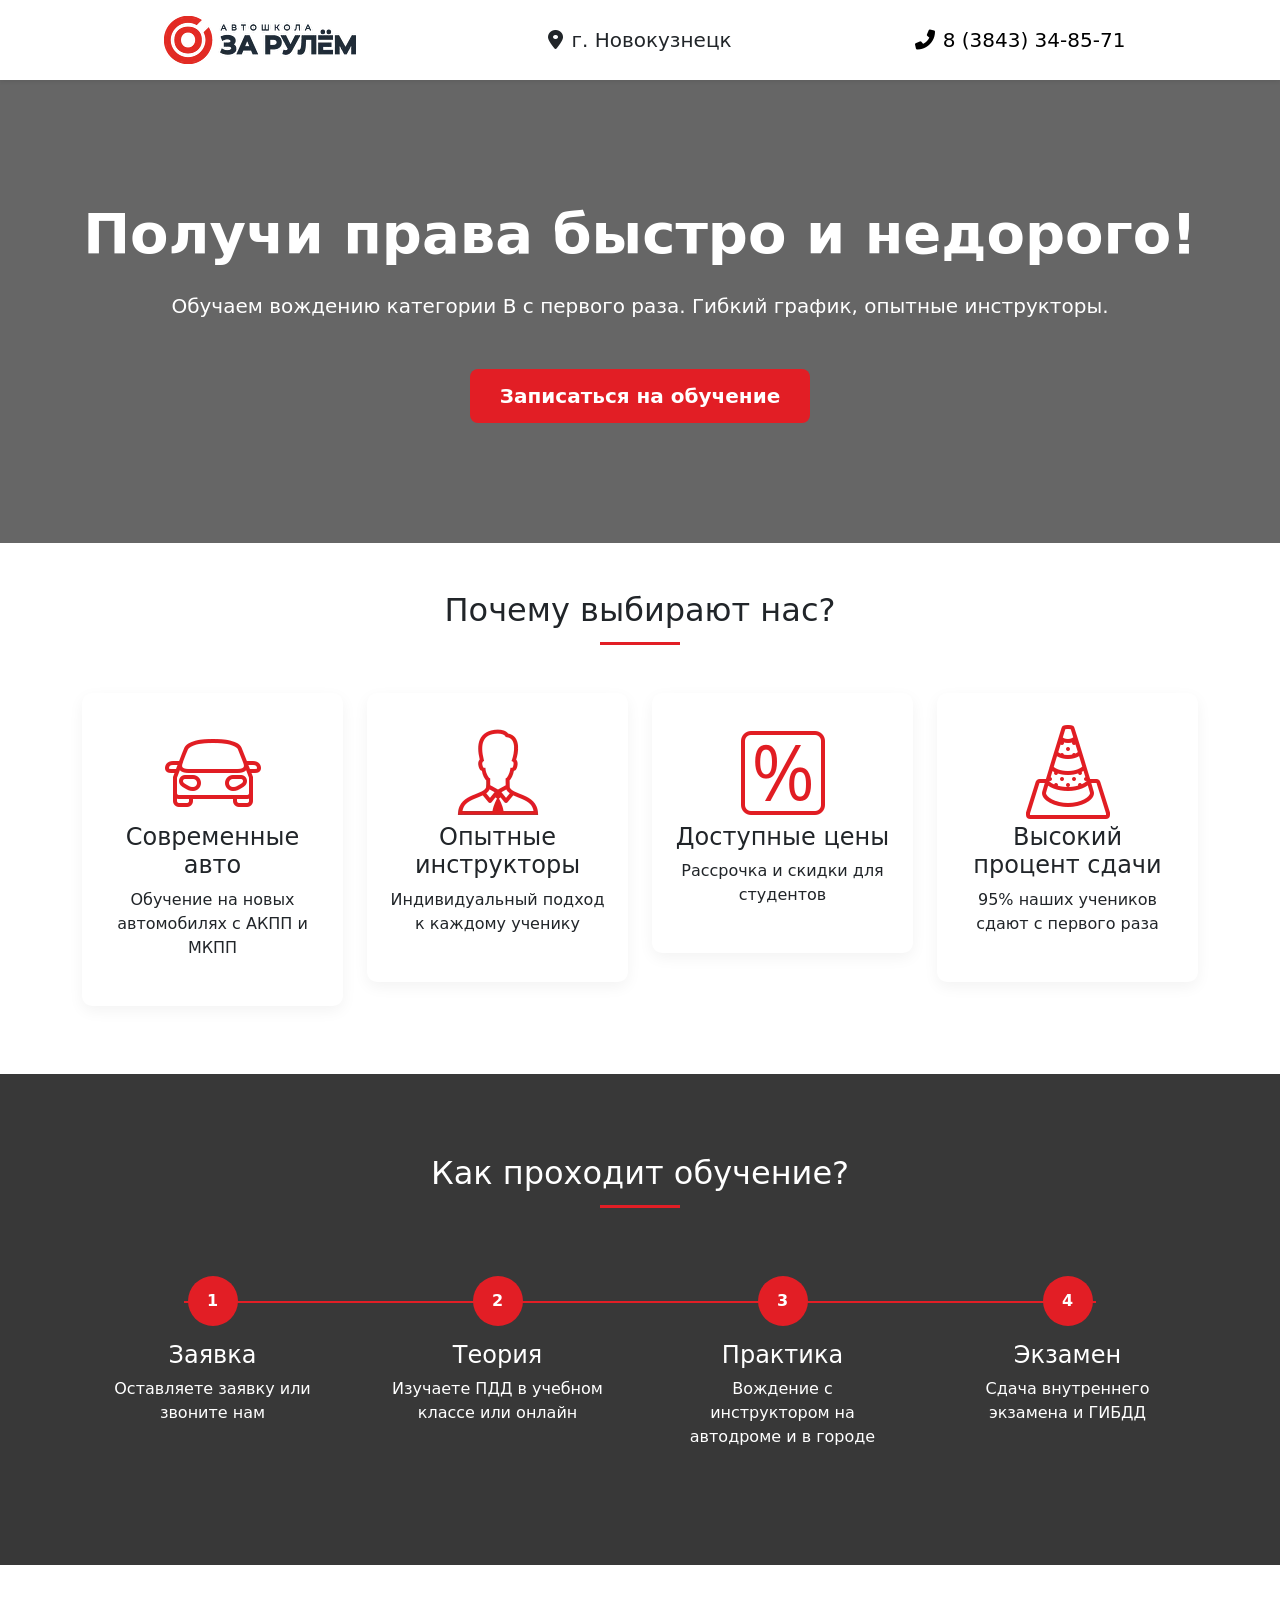
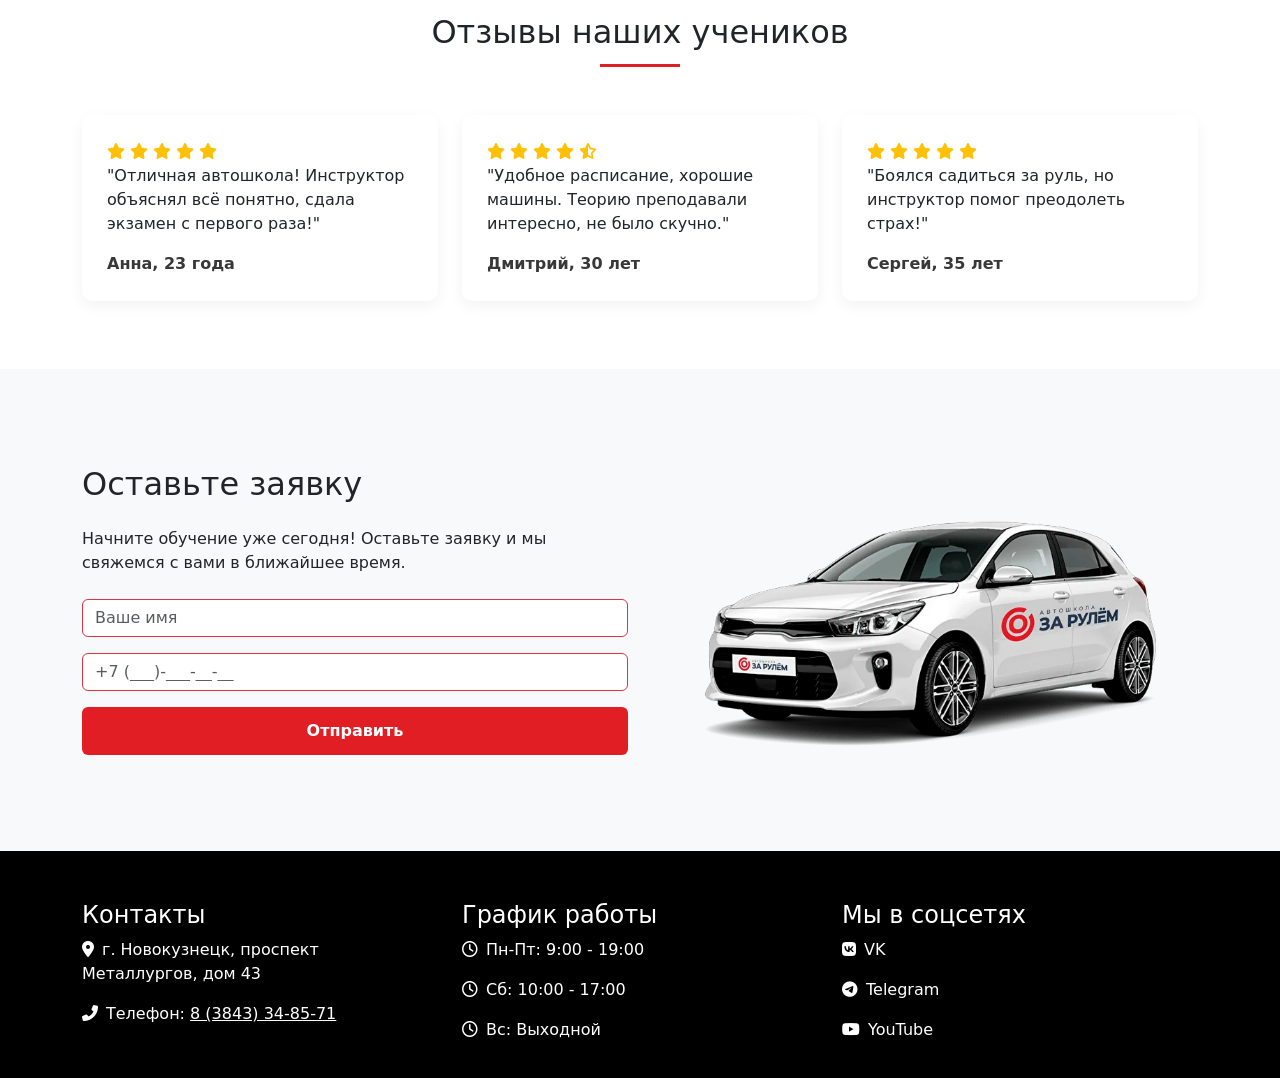
<file: zarulem/index.html>
<!DOCTYPE html>
<html lang="ru">
<head>
    <meta charset="UTF-8">
    <meta name="viewport" content="width=device-width, initial-scale=1.0">
    <title>Автошкола "За рулём" – Обучение вождению в Новокузнецке</title>
    <link href="https://cdn.jsdelivr.net/npm/bootstrap@5.3.0/dist/css/bootstrap.min.css" rel="stylesheet">
    <link rel="stylesheet" href="https://cdnjs.cloudflare.com/ajax/libs/font-awesome/6.0.0/css/all.min.css">
    <link rel="stylesheet" href="css/style.css">
</head>
<body>
    <header class="py-3 sticky-top bg-white shadow-sm">
        <div class="container">
            <div class="row align-items-center text-center">
                <div class="col-md-4">
                    <a href="#"><img src="img/photo.png.webp" alt="logo" class="logo-img"></a>
                </div>
                <div class="col-md-4">
                    <span class="fs-5 city-text"><i class="fas fa-map-marker-alt me-2"></i>г. Новокузнецк</span>
                </div>
                <div class="col-md-4">
                    <a href="tel:83843348571" class="fs-5 phone-link">
                        <i class="fas fa-phone-alt me-2"></i>8 (3843) 34-85-71
                    </a>
                </div>
            </div>
        </div>
    </header>

    <section class="hero">
        <div class="container">
            <h1 class="display-4 fw-bold mb-4">Получи права быстро и недорого!</h1>
            <p class="lead mb-5">Обучаем вождению категории B с первого раза. Гибкий график, опытные инструкторы.</p>
            <button class="btn btn-danger btn-lg pulse" data-bs-toggle="modal" data-bs-target="#callback">Записаться на обучение</button>
        </div>
    </section>

    <div class="modal fade" id="callback" tabindex="-1" aria-hidden="true">
        <div class="modal-dialog">
            <div class="modal-content">
                <div class="modal-header">
                    <h5 class="modal-title">Записаться на обучение</h5>
                    <button type="button" class="btn-close" data-bs-dismiss="modal" aria-label="Close"></button>
                </div>
                <div class="modal-body">
                    <!-- <form>
                        <div class="mb-3">
                            <input type="text" class="form-control" placeholder="Ваше имя" required>
                        </div>
                        <div class="mb-3">
                            <input type="tel" class="form-control" placeholder="Телефон" required>
                        </div>
                        <button type="submit" class="btn btn-danger w-100">Отправить</button>
                    </form> -->
                    <form>
                        <div class="mb-3">
                            <input type="text" name="name" class="form-control" placeholder="Ваше имя" required minlength="2">
                        </div>
                        <div class="mb-3">
                            <input type="tel" name="phone" class="form-control" placeholder="+7 (___)-___-__-__" required>
                        </div>
                        <button type="submit" class="btn btn-danger w-100">Отправить</button>
                    </form>
                </div>
            </div>
        </div>
    </div>

    <section class="py-5 benefits">
        <div class="container">
            <h2 class="text-center mb-5 section-title">Почему выбирают нас?</h2>
            <div class="row">
                <div class="col-md-3">
                    <div class="benefit-card">
                        <div class="benefit-icon"><img src="img/1.webp" alt="cars"></div>
                        <h4>Современные авто</h4>
                        <p>Обучение на новых автомобилях с АКПП и МКПП</p>
                    </div>
                </div>
                <div class="col-md-3">
                    <div class="benefit-card">
                        <div class="benefit-icon"><img src="img/2.webp" alt="teach"></div>
                        <h4>Опытные инструкторы</h4>
                        <p>Индивидуальный подход к каждому ученику</p>
                    </div>
                </div>
                <div class="col-md-3">
                    <div class="benefit-card">
                        <div class="benefit-icon"><img src="img/3.webp" alt="3"></div>
                        <h4>Доступные цены</h4>
                        <p>Рассрочка и скидки для студентов</p>
                    </div>
                </div>
                <div class="col-md-3">
                    <div class="benefit-card">
                        <div class="benefit-icon"><img src="img/4.webp" alt="4"></div>
                        <h4>Высокий процент сдачи</h4>
                        <p>95% наших учеников сдают с первого раза</p>
                    </div>
                </div>
            </div>
        </div>
    </section>

    <section class="steps text-white">
        <div class="container">
            <h2 class="text-center mb-5 section-title">Как проходит обучение?</h2>
            <div class="row position-relative">
                <div class="step-line d-none d-md-block"></div>
                <div class="col-md-3">
                    <div class="step-card">
                        <div class="step-number">1</div>
                        <h4>Заявка</h4>
                        <p>Оставляете заявку или звоните нам</p>
                    </div>
                </div>
                <div class="col-md-3">
                    <div class="step-card">
                        <div class="step-number">2</div>
                        <h4>Теория</h4>
                        <p>Изучаете ПДД в учебном классе или онлайн</p>
                    </div>
                </div>
                <div class="col-md-3">
                    <div class="step-card">
                        <div class="step-number">3</div>
                        <h4>Практика</h4>
                        <p>Вождение с инструктором на автодроме и в городе</p>
                    </div>
                </div>
                <div class="col-md-3">
                    <div class="step-card">
                        <div class="step-number">4</div>
                        <h4>Экзамен</h4>
                        <p>Сдача внутреннего экзамена и ГИБДД</p>
                    </div>
                </div>
            </div>
        </div>
    </section>

    <section class="py-5 reviews">
        <div class="container">
            <h2 class="text-center mb-5 section-title">Отзывы наших учеников</h2>
            <div class="row">
                <div class="col-md-4">
                    <div class="review-card">
                        <div class="stars text-warning">
                            <i class="fas fa-star"></i>
                            <i class="fas fa-star"></i>
                            <i class="fas fa-star"></i>
                            <i class="fas fa-star"></i>
                            <i class="fas fa-star"></i>
                        </div>
                        <p>"Отличная автошкола! Инструктор объяснял всё понятно, сдала экзамен с первого раза!"</p>
                        <div class="review-author">Анна, 23 года</div>
                    </div>
                </div>
                <div class="col-md-4">
                    <div class="review-card">
                        <div class="stars text-warning">
                            <i class="fas fa-star"></i>
                            <i class="fas fa-star"></i>
                            <i class="fas fa-star"></i>
                            <i class="fas fa-star"></i>
                            <i class="fas fa-star-half-alt"></i>
                        </div>
                        <p>"Удобное расписание, хорошие машины. Теорию преподавали интересно, не было скучно."</p>
                        <div class="review-author">Дмитрий, 30 лет</div>
                    </div>
                </div>
                <div class="col-md-4">
                    <div class="review-card">
                        <div class="stars text-warning">
                            <i class="fas fa-star"></i>
                            <i class="fas fa-star"></i>
                            <i class="fas fa-star"></i>
                            <i class="fas fa-star"></i>
                            <i class="fas fa-star"></i>
                        </div>
                        <p>"Боялся садиться за руль, но инструктор помог преодолеть страх!"</p>
                        <div class="review-author">Сергей, 35 лет</div>
                    </div>
                </div>
            </div>
        </div>
    </section>

    <section class="py-5 cta-section">
        <div class="container">
            <div class="row justify-content-center align-items-center">
                <div class="col-md-6">
                    <h2 class="mb-4">Оставьте заявку</h2>
                    <p class="mb-4">Начните обучение уже сегодня! Оставьте заявку и мы свяжемся с вами в ближайшее время.</p>
                    <!-- <form>
                        <div class="mb-3">
                            <input type="text" class="form-control" placeholder="Ваше имя" required>
                        </div>
                        <div class="mb-3">
                            <input type="tel" class="form-control" placeholder="Телефон" required>
                        </div>
                        <button type="submit" class="btn btn-danger w-100">Отправить</button>
                    </form> -->
                    <form id="mainForm">
                        <div class="mb-3">
                            <input type="text" name="name" class="form-control" placeholder="Ваше имя" required minlength="2">
                        </div>
                        <div class="mb-3">
                            <input type="tel" name="phone" class="form-control" placeholder="+7 (___)-___-__-__" required>
                        </div>
                        <button type="submit" class="btn btn-danger w-100">Отправить</button>
                    </form>
                </div>
                <div class="col-md-6 text-center">
                    <img src="img/zarulem.webp" alt="car-image" class="car-image">
                </div>
            </div>
        </div>
    </section>

    <footer>
        <div class="container">
            <div class="row">
                <div class="col-md-4">
                    <h4>Контакты</h4>
                    <p><i class="fas fa-map-marker-alt me-2"></i>г. Новокузнецк, проспект Металлургов, дом 43</p>
                    <p><i class="fas fa-phone-alt me-2"></i>Телефон: <a href="tel:83843348571" class="text-white">8 (3843) 34-85-71</a></p>
                </div>
                <div class="col-md-4">
                    <h4>График работы</h4>
                    <p><i class="far fa-clock me-2"></i>Пн-Пт: 9:00 - 19:00</p>
                    <p><i class="far fa-clock me-2"></i>Сб: 10:00 - 17:00</p>
                    <p><i class="far fa-clock me-2"></i>Вс: Выходной</p>
                </div>
                <div class="col-md-4">
                    <h4>Мы в соцсетях</h4>
                    <p><a href="#" class="text-white me-2 social-link"><i class="fab fa-vk me-2"></i>VK</a></p>
                    <p><a href="#" class="text-white me-2 social-link"><i class="fab fa-telegram me-2"></i>Telegram</a></p>
                    <p><a href="#" class="text-white social-link"><i class="fab fa-youtube me-2"></i>YouTube</a></p>
                </div>
            </div>
        </div>
    </footer>

    <script src="js/form.js"></script>
    <script src="https://cdn.jsdelivr.net/npm/bootstrap@5.3.0/dist/js/bootstrap.bundle.min.js"></script>
</body>
</html>
</file>
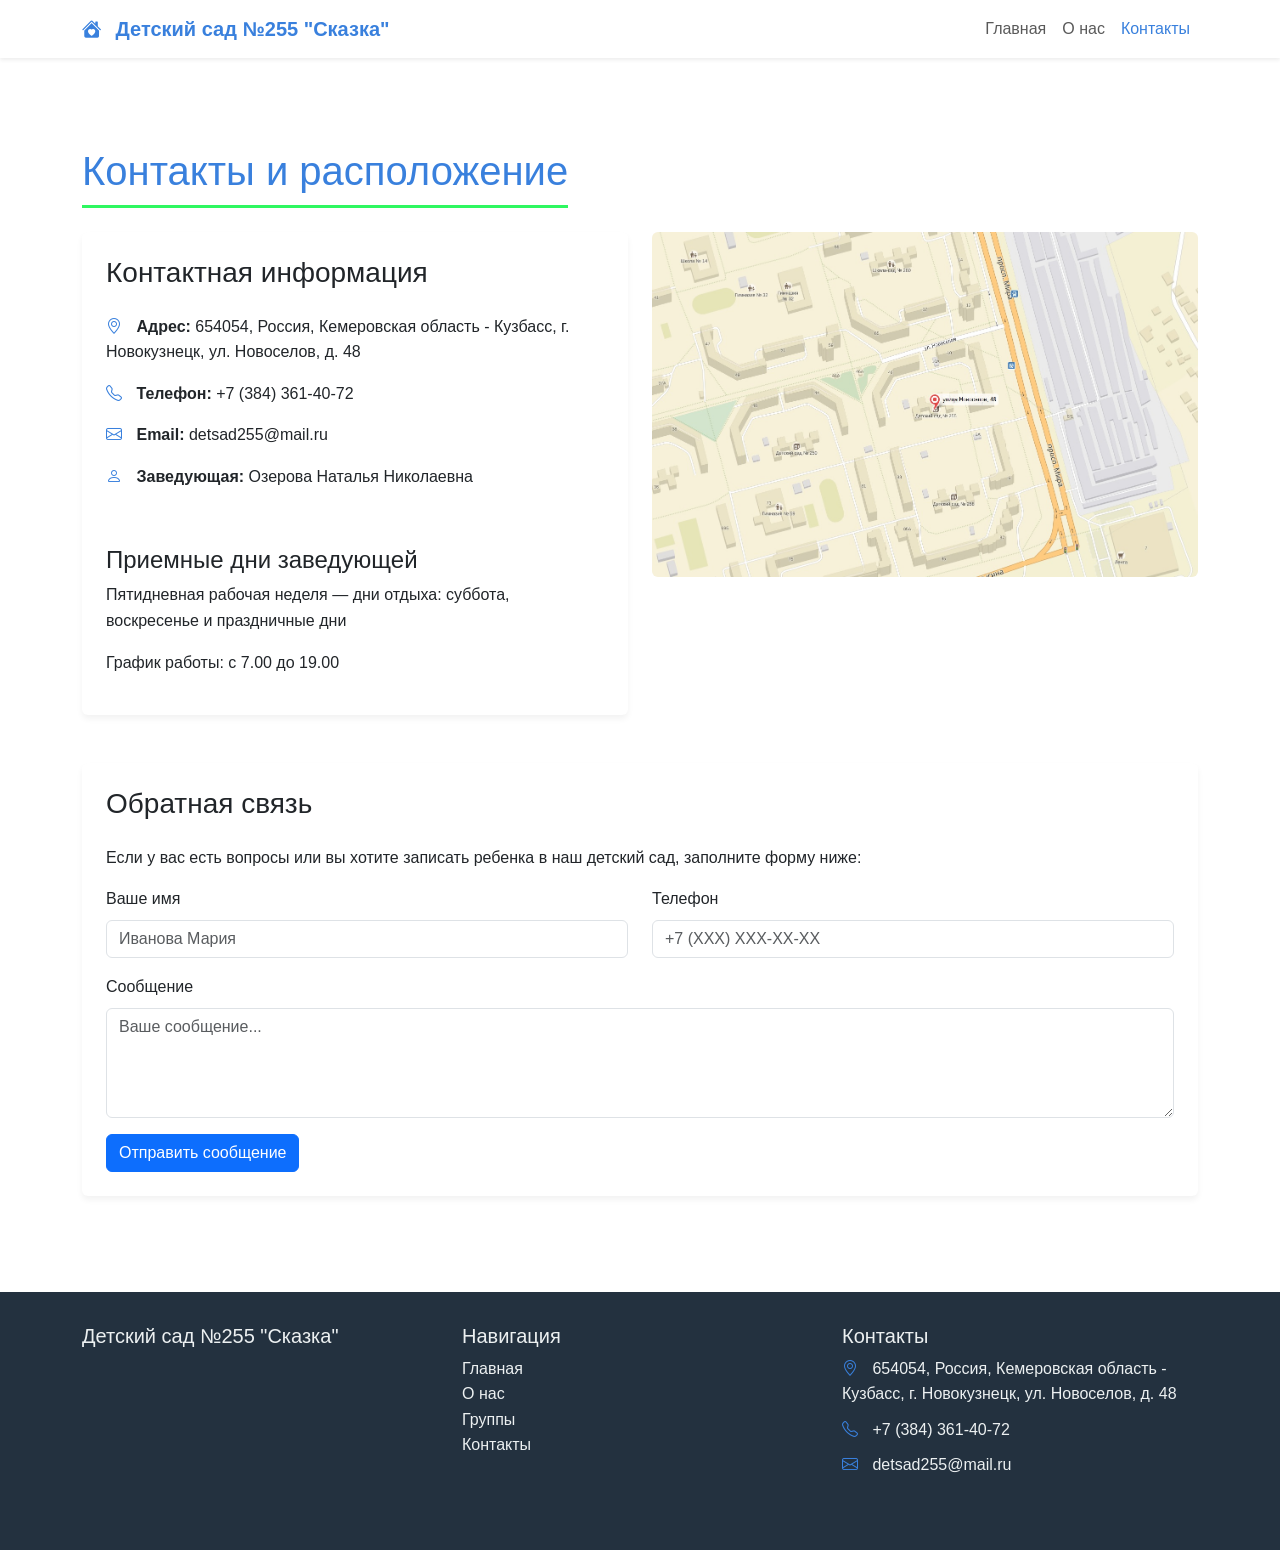
<file: mbou255/contacts.html>
<!DOCTYPE html>
<html lang="ru">
<head>
    <meta charset="UTF-8">
    <meta name="viewport" content="width=device-width, initial-scale=1.0">
    <title>Контакты - Детский сад №255 "Сказка"</title>
    <link href="https://cdn.jsdelivr.net/npm/bootstrap@5.3.0-alpha1/dist/css/bootstrap.min.css" rel="stylesheet">
    <link rel="stylesheet" href="https://cdn.jsdelivr.net/npm/bootstrap-icons@1.8.1/font/bootstrap-icons.css">
    <link rel="stylesheet" href="style.css">
</head>
<body>
    <!-- шапка -->
    <nav class="navbar navbar-expand-lg navbar-light bg-white shadow-sm fixed-top">
        <div class="container">
            <a class="navbar-brand" href="index.html">
                <i class="bi bi-house-heart-fill me-2"></i>
                Детский сад №255 "Сказка"
            </a>
            <button class="navbar-toggler" type="button"data-bs-toggle="collapse" data-bs-target="#navbarNav">
                <span class="navbar-toggler-icon"></span>
            </button>
            <div class="collapse navbar-collapse" id="navbarNav">
                <ul class="navbar-nav ms-auto">
                    <li class="nav-item">
                        <a class="nav-link" href="index.html">Главная</a>
                    </li>
                    <li class="nav-item">
                        <a class="nav-link" href="about.html">О нас</a>
                    </li>
                    <li class="nav-item">
                        <a class="nav-link active" href="contacts.html">Контакты</a>
                    </li>
                </ul>
            </div>
        </div>
    </nav>
    <div class="container py-5 mt-4">
        <h1 class="section-title mb-4">Контакты и расположение</h1>
        <!-- контакты -->
        <div class="row mb-5">
            <div class="col-md-6">
                <div class="card p-4 h-100">
                    <h3 class="mb-4">Контактная информация</h3>
                    <ul class="list-unstyled contact-info">
                        <li class="mb-3">
                            <i class="bi bi-geo-alt"></i>
                            <strong>Адрес:</strong> 654054, Россия, Кемеровская область - Кузбасс, г. Новокузнецк, ул. Новоселов, д. 48
                        </li>
                        <li class="mb-3">
                            <i class="bi bi-telephone"></i>
                            <strong>Телефон:</strong> +7 (384) 361-40-72
                        </li>
                        <li class="mb-3">
                            <i class="bi bi-envelope"></i>
                            <strong>Email:</strong> detsad255@mail.ru
                        </li>
                        <li class="mb-3">
                            <i class="bi bi-person"></i>
                            <strong>Заведующая:</strong> Озерова Наталья Николаевна
                        </li>
                    </ul>
                    <h4 class="mt-4">Приемные дни заведующей</h4>
                    <p>Пятидневная рабочая неделя — дни отдыха: суббота, воскресенье и праздничные дни</p>
                    <p>График работы: с 7.00 до 19.00</p>
                </div>
            </div>
            <div class="col-md-6">
                <img src="img/adres.jpg" class="img-fluid rounded mb-4" alt="Детский сад">
            </div>
        </div>
        <!-- форма для заявки -->
        <div class="row">
            <div class="col-md-12">
                <div class="card p-4">
                    <h3 class="mb-4">Обратная связь</h3>
                    <p>Если у вас есть вопросы или вы хотите записать ребенка в наш детский сад, заполните форму ниже:</p>        
                    <form>
                        <div class="row mb-3">
                            <div class="col-md-6">
                                <label for="name" class="form-label">Ваше имя</label>
                                <input type="text" class="form-control" id="name" placeholder="Иванова Мария">
                            </div>
                            <div class="col-md-6">
                                <label for="phone" class="form-label">Телефон</label>
                                <input type="tel" class="form-control" id="phone" placeholder="+7 (XXX) XXX-XX-XX">
                            </div>
                        </div>
                        <div class="mb-3">
                            <label for="message" class="form-label">Сообщение</label>
                            <textarea class="form-control" id="message" rows="4" placeholder="Ваше сообщение..."></textarea>
                        </div>
                        <button type="submit" class="btn btn-primary">Отправить сообщение</button>
                    </form>
                </div>
            </div>
        </div>
    </div>
    <!-- подвал -->
    <footer class="footer">
        <div class="container">
            <div class="row">
                <div class="col-md-4 mb-4">
                    <h5>Детский сад №255 "Сказка"</h5>
                </div>
                <div class="col-md-4 mb-4">
                    <h5>Навигация</h5>
                    <ul class="list-unstyled">
                        <li><a href="index.html">Главная</a></li>
                        <li><a href="about.html">О нас</a></li>
                        <li><a href="groups.html">Группы</a></li>
                        <li><a href="contacts.html">Контакты</a></li>
                    </ul>
                </div>
                <div class="col-md-4 mb-4">
                    <h5>Контакты</h5>
                    <ul class="list-unstyled contact-info">
                        <li><i class="bi bi-geo-alt"></i> 654054, Россия, Кемеровская область - Кузбасс, г. Новокузнецк, ул. Новоселов, д. 48</li>
                        <li><i class="bi bi-telephone"></i> +7 (384) 361-40-72</li>
                        <li><i class="bi bi-envelope"></i> detsad255@mail.ru</li>
                    </ul>
                </div>
            </div>
        </div>
    </footer>

    <script src="https://cdn.jsdelivr.net/npm/bootstrap@5.3.0-alpha1/dist/js/bootstrap.bundle.min.js"></script>
    <script>
        // валидация формы
        document.querySelector('form').addEventListener('submit', function(e) {
            e.preventDefault();        
            const name = document.getElementById('name').value;
            const phone = document.getElementById('phone').value;
            const message = document.getElementById('message').value;         
            if (!name || !phone || !message) {
                alert('Пожалуйста, заполните все обязательные поля: имя, телефон и сообщение.');
                return;
            }          
        });
    </script>
</body>
</html>
</file>
<file: zarulem/css/style.css>
:root {
  --primary: #e21e25;
  --dark: #383838;
}

.hero {
  background: linear-gradient(rgba(0,0,0,0.6), rgba(0,0,0,0.6)), url('https://sun1-86.userapi.com/b7TzcQuKozIjB9-Om1zpX2B6js110pDeInMU-g/BuHkrH9t8_U.jpg') center/cover;
  color: white;
  padding: 120px 0;
  text-align: center;
}

.btn-danger {
  background: var(--primary);
  border: none;
  padding: 12px 30px;
  font-weight: bold;
  transition: all 0.3s;
}

.btn-danger:hover {
  background: #c11a20;
  transform: translateY(-3px);
  box-shadow: 0 5px 15px rgba(0,0,0,0.2);
}

.benefit-card {
  text-align: center;
  padding: 30px 20px;
  margin-bottom: 20px;
  transition: all 0.3s;
  border-radius: 10px;
  background: white;
  box-shadow: 0 5px 15px rgba(0,0,0,0.05);
}

.benefit-card:hover {
  transform: translateY(-10px);
  box-shadow: 0 15px 30px rgba(0,0,0,0.1);
}

.review-card {
  border-radius: 10px;
  padding: 25px;
  margin-bottom: 20px;
  background: white;
  box-shadow: 0 5px 15px rgba(0,0,0,0.05);
  transition: all 0.3s;
}

.review-card:hover {
  transform: translateY(-5px);
  box-shadow: 0 10px 25px rgba(0,0,0,0.1);
}

.review-author {
  font-weight: bold;
  margin-top: 15px;
  color: var(--dark);
}

.steps {
  background: var(--dark);
  padding: 80px 0;
}

.step-card {
  text-align: center;
  padding: 20px;
  position: relative;
}

.step-number {
  background: var(--primary);
  color: white;
  width: 50px;
  height: 50px;
  border-radius: 50%;
  display: flex;
  align-items: center;
  justify-content: center;
  margin: 0 auto 15px;
  font-weight: bold;
  transition: transform 0.3s;
}

.step-card:hover .step-number {
  transform: scale(1.1);
}

.step-line {
  position: absolute;
  top: 45px;
  left: 50%;
  width: 80%;
  height: 2px;
  background: var(--primary);
  transform: translateX(-50%);
}

footer {
  background: #000;
  color: white;
  padding: 50px 0 20px;
}

.car-image {
  max-width: 100%;
  transition: transform 0.5s;
}

.car-image:hover {
  transform: scale(1.05);
}

.section-title {
  position: relative;
  padding-bottom: 15px;
  margin-bottom: 40px;
}

.section-title::after {
  content: '';
  position: absolute;
  bottom: 0;
  left: 50%;
  transform: translateX(-50%);
  width: 80px;
  height: 3px;
  background: var(--primary);
}

.cta-section {
  background: #f8f9fa;
}

.phone-link {
  color: #000;
  text-decoration: none;
  transition: color 0.3s;
}

.phone-link:hover {
  color: var(--primary);
}

.social-link {
  transition: color 0.3s;
  text-decoration: none;
}

.social-link:hover {
  color: var(--primary) !important;
}

.sticky-top {
  position: sticky;
  top: 0;
  z-index: 1020;
  background: white;
  box-shadow: 0 2px 10px rgba(0,0,0,0.1);
}

@media (max-width: 768px) {
  .hero {
    padding: 80px 0;
  }
  
  .step-line {
    display: none !important;
  }
}



/* для форм */
.spinner-border-sm {
    width: 1rem;
    height: 1rem;
}

.alert {
    animation: slideInRight 0.3s ease-out;
}

@keyframes slideInRight {
    from {
        transform: translateX(100%);
        opacity: 0;
    }
    to {
        transform: translateX(0);
        opacity: 1;
    }
}

input:invalid {
    border-color: #dc3545;
}

input:valid {
    border-color: #198754;
}
</file>
<file: mbou255/style.css>
:root {
    --primary-color: #3980dd;
    --secondary-color: #2ef760;
}
body {
    font-family: 'Segoe UI', Tahoma, Geneva, Verdana, sans-serif;
    line-height: 1.6;
    color: #333;
    padding-top: 75px;
}
.navbar-brand {
    font-weight: bold;
    color: var(--primary-color) !important;
}
.nav-link:hover, .nav-link.active {
    color: var(--primary-color) !important;
}
.hero-section {
    background: #d3e4fa;
    padding: 4rem;
    margin-bottom: 2rem;
}
.hero-title {
    color: var(--primary-color);
    font-weight: 700;
    margin-bottom: 1rem;
}
.section-title {
    color: var(--primary-color);
    border-bottom: 3px solid var(--secondary-color);
    padding-bottom: 10px;
    margin-bottom: 25px;
    display: inline-block;
}
.feature-icon {
    font-size: 2.5rem;
    color: var(--primary-color);
    margin-bottom: 1rem;
}
.card {
    border: none;
    box-shadow: 0 4px 6px rgba(0, 0, 0, 0.05);
    transition: transform 0.3s ease;
    height: 100%;
}
.card:hover {
    transform: translateY(-5px);
}
.footer {
    background-color: #23313f;
    color: #ecf0f1;
    padding: 2rem 0;
    margin-top: 3rem;
}
.footer a {
    color: #ecf0f1;
    text-decoration: none;
}
.footer a:hover {
    color: var(--secondary-color);
}
.page-content {
    min-height: 60vh;
}
.contact-info li {
    margin-bottom: 10px;
}
.contact-info i {
    color: var(--primary-color);
    margin-right: 10px;
    width: 20px;
}
.staff-card img {
    width: 150px;
    height: 150px;
    object-fit: cover;
    border-radius: 50%;
    margin: 0 auto 15px;
    display: block;
    border: 4px solid var(--primary-color);
}




@media (max-width: 768px) {
    .hero-section {
        padding: 2rem 0;
    }
    .hero-title {
        font-size: 1.8rem;
    }
    .section-title {
        font-size: 1.5rem;
    }
}
</file>
